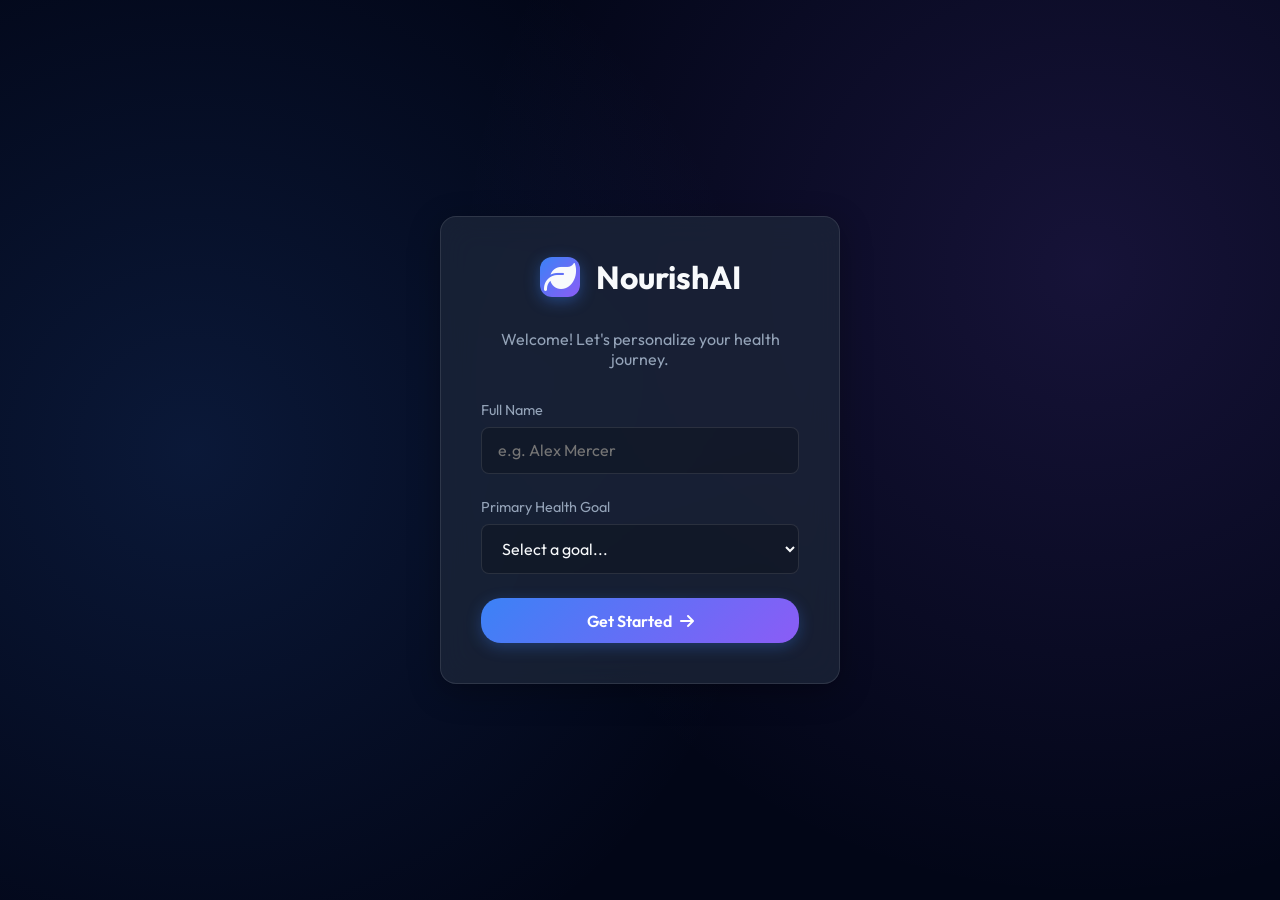
<file: login.html>
<!DOCTYPE html>
<html lang="en">
<head>
    <meta charset="UTF-8">
    <meta name="viewport" content="width=device-width, initial-scale=1.0">
    <title>Login - NourishAI</title>
    <link rel="stylesheet" href="styles.css">
    <link href="https://fonts.googleapis.com/css2?family=Outfit:wght@300;400;500;600;700&display=swap" rel="stylesheet">
    <link rel="stylesheet" href="https://cdnjs.cloudflare.com/ajax/libs/font-awesome/6.4.0/css/all.min.css">
    <style>
        body {
            display: flex;
            align-items: center;
            justify-content: center;
            height: 100vh;
        }
        .login-card {
            width: 100%;
            max-width: 400px;
            padding: 2.5rem;
            text-align: center;
        }
        .login-logo {
            font-size: 2rem;
            font-weight: 700;
            display: flex;
            align-items: center;
            justify-content: center;
            gap: 1rem;
            margin-bottom: 2rem;
        }
        .input-group {
            margin-bottom: 1.5rem;
            text-align: left;
        }
        .input-group label {
            display: block;
            margin-bottom: 0.5rem;
            color: var(--text-secondary);
            font-size: 0.9rem;
        }
        .input-group input, .input-group select {
            width: 100%;
            padding: 0.8rem 1rem;
            border-radius: var(--border-radius-sm);
            border: 1px solid var(--glass-border);
            background: rgba(0, 0, 0, 0.2);
            color: var(--text-primary);
            font-size: 1rem;
            outline: none;
            transition: var(--transition);
        }
        .input-group input:focus, .input-group select:focus {
            border-color: var(--primary-color);
            box-shadow: 0 0 0 2px rgba(59, 130, 246, 0.2);
        }
        .input-group select option {
            background: var(--bg-dark);
            color: var(--text-primary);
        }
        .login-btn {
            width: 100%;
            justify-content: center;
            margin-top: 1rem;
        }
    </style>
</head>
<body>

    <div class="glass login-card">
        <div class="login-logo">
            <div class="logo-icon"><i class="fa-solid fa-leaf"></i></div>
            <span>NourishAI</span>
        </div>
        <p style="color: var(--text-secondary); margin-bottom: 2rem;">Welcome! Let's personalize your health journey.</p>
        
        <form id="login-form">
            <div class="input-group">
                <label for="name">Full Name</label>
                <input type="text" id="name" placeholder="e.g. Alex Mercer" required>
            </div>
            
            <div class="input-group">
                <label for="goal">Primary Health Goal</label>
                <select id="goal" required>
                    <option value="" disabled selected>Select a goal...</option>
                    <option value="Health Enthusiast">Maintain Health</option>
                    <option value="Weight Loss">Weight Loss</option>
                    <option value="Muscle Gain">Muscle Gain</option>
                    <option value="Endurance">Endurance Training</option>
                </select>
            </div>

            <button type="submit" class="btn-primary login-btn">
                Get Started <i class="fa-solid fa-arrow-right"></i>
            </button>
        </form>
    </div>

    <script>
        document.getElementById('login-form').addEventListener('submit', (e) => {
            e.preventDefault();
            const name = document.getElementById('name').value.trim();
            const goal = document.getElementById('goal').value;

            if(name && goal) {
                // Save to localStorage
                localStorage.setItem('nourishUser', JSON.stringify({ name, goal }));
                // Redirect to main app
                window.location.href = 'index.html';
            }
        });
    </script>
</body>
</html>
</file>
<file: styles.css>
:root {
    --bg-dark: #0f172a;
    --bg-darker: #020617;
    --text-primary: #f8fafc;
    --text-secondary: #94a3b8;
    
    --primary-color: #3b82f6;
    --primary-hover: #2563eb;
    --accent-gradient: linear-gradient(135deg, #3b82f6 0%, #8b5cf6 100%);
    
    --success: #10b981;
    --warning: #f59e0b;
    --danger: #ef4444;
    
    --glass-bg: rgba(30, 41, 59, 0.7);
    --glass-border: rgba(255, 255, 255, 0.1);
    --glass-shadow: 0 8px 32px 0 rgba(0, 0, 0, 0.3);
    
    --border-radius: 16px;
    --border-radius-sm: 8px;
    --transition: all 0.3s cubic-bezier(0.4, 0, 0.2, 1);
}

* {
    margin: 0;
    padding: 0;
    box-sizing: border-box;
    font-family: 'Outfit', sans-serif;
}

body {
    background-color: var(--bg-darker);
    color: var(--text-primary);
    min-height: 100vh;
    background-image: 
        radial-gradient(circle at 15% 50%, rgba(59, 130, 246, 0.15) 0%, transparent 50%),
        radial-gradient(circle at 85% 30%, rgba(139, 92, 246, 0.15) 0%, transparent 50%);
    background-attachment: fixed;
}

.app-container {
    display: flex;
    min-height: 100vh;
}

/* Sidebar */
.sidebar {
    width: 280px;
    background: var(--glass-bg);
    backdrop-filter: blur(20px);
    -webkit-backdrop-filter: blur(20px);
    border-right: 1px solid var(--glass-border);
    padding: 2rem 1.5rem;
    display: flex;
    flex-direction: column;
    position: fixed;
    height: 100vh;
    z-index: 10;
}

.logo {
    display: flex;
    align-items: center;
    gap: 1rem;
    font-size: 1.5rem;
    font-weight: 700;
    margin-bottom: 3rem;
    color: #fff;
}

.logo-icon {
    width: 40px;
    height: 40px;
    background: var(--accent-gradient);
    border-radius: 12px;
    display: flex;
    align-items: center;
    justify-content: center;
    box-shadow: 0 4px 15px rgba(59, 130, 246, 0.4);
}

.nav-links {
    list-style: none;
    flex-grow: 1;
}

.nav-links li {
    margin-bottom: 0.5rem;
}

.nav-links a {
    display: flex;
    align-items: center;
    gap: 1rem;
    padding: 1rem;
    color: var(--text-secondary);
    text-decoration: none;
    border-radius: var(--border-radius-sm);
    transition: var(--transition);
    font-weight: 500;
}

.nav-links a:hover, .nav-links li.active a {
    background: rgba(255, 255, 255, 0.05);
    color: var(--text-primary);
}

.nav-links li.active a {
    position: relative;
}

.nav-links li.active a::before {
    content: '';
    position: absolute;
    left: 0;
    top: 50%;
    transform: translateY(-50%);
    height: 60%;
    width: 4px;
    background: var(--accent-gradient);
    border-radius: 0 4px 4px 0;
}

.nav-links i {
    font-size: 1.2rem;
    width: 24px;
    text-align: center;
}

/* User Profile */
.user-profile {
    display: flex;
    align-items: center;
    gap: 1rem;
    padding-top: 1.5rem;
    border-top: 1px solid var(--glass-border);
}

.avatar img {
    width: 45px;
    height: 45px;
    border-radius: 50%;
    border: 2px solid transparent;
    background: var(--accent-gradient);
    padding: 2px;
}

.user-info {
    display: flex;
    flex-direction: column;
}

.user-name {
    font-weight: 600;
    font-size: 1rem;
}

.user-status {
    font-size: 0.8rem;
    color: var(--text-secondary);
}

/* Main Content */
.main-content {
    flex: 1;
    margin-left: 280px;
    padding: 2rem 3rem;
}

.top-header {
    display: flex;
    justify-content: space-between;
    align-items: center;
    margin-bottom: 3rem;
}

.greeting h1 {
    font-size: 2.5rem;
    font-weight: 700;
    margin-bottom: 0.5rem;
    background: var(--accent-gradient);
    -webkit-background-clip: text;
    -webkit-text-fill-color: transparent;
}

.greeting p {
    color: var(--text-secondary);
    font-size: 1.1rem;
}

.header-actions {
    display: flex;
    gap: 1.5rem;
    align-items: center;
}

.search-bar {
    position: relative;
    width: 300px;
}

.search-bar i {
    position: absolute;
    left: 1rem;
    top: 50%;
    transform: translateY(-50%);
    color: var(--text-secondary);
}

.search-bar input {
    width: 100%;
    padding: 0.8rem 1rem 0.8rem 2.5rem;
    border-radius: 20px;
    border: 1px solid var(--glass-border);
    background: var(--glass-bg);
    color: var(--text-primary);
    font-size: 0.95rem;
    outline: none;
    transition: var(--transition);
}

.search-bar input:focus {
    border-color: var(--primary-color);
    box-shadow: 0 0 0 2px rgba(59, 130, 246, 0.2);
}

/* Buttons */
.btn-primary {
    background: var(--accent-gradient);
    color: #fff;
    border: none;
    padding: 0.8rem 1.5rem;
    border-radius: 20px;
    font-size: 1rem;
    font-weight: 600;
    cursor: pointer;
    display: flex;
    align-items: center;
    gap: 0.5rem;
    transition: var(--transition);
    box-shadow: 0 4px 15px rgba(59, 130, 246, 0.3);
}

.btn-primary:hover {
    transform: translateY(-2px);
    box-shadow: 0 6px 20px rgba(59, 130, 246, 0.4);
}

.btn-outline {
    background: transparent;
    color: var(--text-primary);
    border: 1px solid var(--glass-border);
    padding: 0.8rem 1.5rem;
    border-radius: 20px;
    font-size: 1rem;
    font-weight: 600;
    cursor: pointer;
    transition: var(--transition);
}

.btn-outline:hover {
    background: rgba(255, 255, 255, 0.1);
}

/* Dashboard Grid */
.dashboard-grid {
    display: grid;
    grid-template-columns: repeat(3, 1fr);
    gap: 2rem;
}

.col-span-2 {
    grid-column: span 2;
}

/* Cards (Glassmorphism) */
.glass {
    background: var(--glass-bg);
    backdrop-filter: blur(16px);
    -webkit-backdrop-filter: blur(16px);
    border: 1px solid var(--glass-border);
    border-radius: var(--border-radius);
    padding: 2rem;
    box-shadow: var(--glass-shadow);
    transition: var(--transition);
}

.glass:hover {
    border-color: rgba(255, 255, 255, 0.2);
    transform: translateY(-5px);
}

.card-header {
    display: flex;
    justify-content: space-between;
    align-items: center;
    margin-bottom: 1.5rem;
}

.card h2 {
    font-size: 1.2rem;
    font-weight: 600;
    display: flex;
    align-items: center;
    gap: 0.5rem;
}

.gradient-text {
    background: var(--accent-gradient);
    -webkit-background-clip: text;
    -webkit-text-fill-color: transparent;
}

/* Smart Suggestion */
.badge {
    background: rgba(59, 130, 246, 0.2);
    color: #60a5fa;
    padding: 0.3rem 0.8rem;
    border-radius: 20px;
    font-size: 0.85rem;
    font-weight: 600;
}

.suggestion-content {
    display: flex;
    flex-direction: column;
    gap: 1.5rem;
}

.suggestion-info h3 {
    font-size: 1.8rem;
    margin-bottom: 0.8rem;
}

.suggestion-info p {
    color: var(--text-secondary);
    line-height: 1.6;
    margin-bottom: 1.5rem;
}

.macros {
    display: flex;
    gap: 1rem;
}

.macro-badge {
    padding: 0.5rem 1rem;
    border-radius: 12px;
    font-size: 0.9rem;
    font-weight: 600;
    background: rgba(255,255,255,0.05);
    border: 1px solid var(--glass-border);
}

.macro-badge.protein { border-color: rgba(59, 130, 246, 0.5); color: #60a5fa; }
.macro-badge.carbs { border-color: rgba(245, 158, 11, 0.5); color: #fbbf24; }
.macro-badge.fat { border-color: rgba(239, 68, 68, 0.5); color: #f87171; }

.suggestion-action {
    display: flex;
    gap: 1rem;
    margin-top: 0.5rem;
}

/* Health Score */
.health-score {
    display: flex;
    flex-direction: column;
    align-items: center;
    text-align: center;
}

.score-container {
    position: relative;
    margin: 2rem 0;
}

.circular-progress {
    width: 150px;
    height: 150px;
    border-radius: 50%;
    background: conic-gradient(var(--primary-color) 306deg, rgba(255,255,255,0.1) 0deg);
    display: flex;
    align-items: center;
    justify-content: center;
    box-shadow: 0 0 20px rgba(59, 130, 246, 0.2);
}

.inner-circle {
    width: 130px;
    height: 130px;
    border-radius: 50%;
    background: var(--bg-dark);
    display: flex;
    align-items: center;
    justify-content: center;
}

.score-value {
    font-size: 3rem;
    font-weight: 700;
    background: var(--accent-gradient);
    -webkit-background-clip: text;
    -webkit-text-fill-color: transparent;
}

.score-status {
    margin-top: 1rem;
    font-weight: 600;
    font-size: 1.1rem;
}

.text-success { color: var(--success); }

.score-insight {
    color: var(--text-secondary);
    font-size: 0.9rem;
    line-height: 1.5;
}

/* Macros Tracker */
.macros-grid {
    display: grid;
    grid-template-columns: repeat(4, 1fr);
    gap: 1.5rem;
    margin-top: 1rem;
}

.macro-card {
    background: rgba(255, 255, 255, 0.03);
    padding: 1.5rem;
    border-radius: var(--border-radius-sm);
    border: 1px solid var(--glass-border);
}

.macro-header {
    display: flex;
    align-items: center;
    gap: 0.5rem;
    color: var(--text-secondary);
    margin-bottom: 1rem;
    font-weight: 500;
}

.macro-amount h3 {
    font-size: 1.8rem;
    display: inline;
}

.macro-amount span {
    color: var(--text-secondary);
    font-size: 0.9rem;
}

.progress-bar {
    width: 100%;
    height: 6px;
    background: rgba(255, 255, 255, 0.1);
    border-radius: 3px;
    margin-top: 1rem;
    overflow: hidden;
}

.progress {
    height: 100%;
    border-radius: 3px;
    transition: width 1s ease-in-out;
}

.fill-calories { background: var(--accent-gradient); }
.fill-protein { background: #3b82f6; }
.fill-carbs { background: #f59e0b; }
.fill-fat { background: #ef4444; }

.macro-card.calories .macro-header i { color: #8b5cf6; }
.macro-card.protein .macro-header i { color: #3b82f6; }
.macro-card.carbs .macro-header i { color: #f59e0b; }
.macro-card.fat .macro-header i { color: #ef4444; }

/* Recent Meals */
.view-all {
    color: var(--primary-color);
    text-decoration: none;
    font-size: 0.9rem;
    font-weight: 500;
}

.meal-list {
    display: flex;
    flex-direction: column;
    gap: 1rem;
}

.meal-item {
    display: flex;
    align-items: center;
    gap: 1rem;
    padding: 1rem;
    background: rgba(255, 255, 255, 0.03);
    border-radius: var(--border-radius-sm);
    border: 1px solid transparent;
    transition: var(--transition);
}

.meal-item:hover {
    background: rgba(255, 255, 255, 0.06);
    border-color: var(--glass-border);
}

.meal-icon {
    width: 48px;
    height: 48px;
    border-radius: 12px;
    display: flex;
    align-items: center;
    justify-content: center;
    font-size: 1.2rem;
    background: rgba(255, 255, 255, 0.05);
}

.meal-details {
    flex-grow: 1;
}

.meal-details h4 {
    font-size: 1rem;
    margin-bottom: 0.2rem;
}

.meal-details p {
    font-size: 0.85rem;
    color: var(--text-secondary);
}

.meal-calories {
    font-weight: 600;
    color: var(--primary-color);
}

/* Modal */
.modal-overlay {
    position: fixed;
    top: 0;
    left: 0;
    width: 100%;
    height: 100%;
    background: rgba(0, 0, 0, 0.6);
    backdrop-filter: blur(5px);
    display: flex;
    align-items: center;
    justify-content: center;
    z-index: 100;
    opacity: 0;
    pointer-events: none;
    transition: var(--transition);
}

.modal-overlay.active {
    opacity: 1;
    pointer-events: auto;
}

.modal {
    width: 90%;
    max-width: 500px;
    transform: translateY(20px);
    transition: var(--transition);
}

.modal-overlay.active .modal {
    transform: translateY(0);
}

.modal-header {
    display: flex;
    justify-content: space-between;
    align-items: center;
    margin-bottom: 1.5rem;
}

.close-btn {
    background: transparent;
    border: none;
    color: var(--text-secondary);
    font-size: 1.5rem;
    cursor: pointer;
    transition: var(--transition);
}

.close-btn:hover {
    color: var(--danger);
}

.ai-input-container {
    position: relative;
    margin-bottom: 1.5rem;
}

.ai-input-container textarea {
    width: 100%;
    height: 120px;
    background: rgba(0, 0, 0, 0.2);
    border: 1px solid var(--glass-border);
    border-radius: var(--border-radius-sm);
    padding: 1rem;
    color: var(--text-primary);
    font-size: 1rem;
    resize: none;
    outline: none;
    transition: var(--transition);
}

.ai-input-container textarea:focus {
    border-color: var(--primary-color);
    box-shadow: 0 0 0 2px rgba(59, 130, 246, 0.2);
}

.ai-analyze-btn {
    position: absolute;
    bottom: 1rem;
    right: 1rem;
    background: var(--accent-gradient);
    border: none;
    color: white;
    padding: 0.5rem 1rem;
    border-radius: 20px;
    font-size: 0.9rem;
    font-weight: 600;
    cursor: pointer;
    display: flex;
    align-items: center;
    gap: 0.5rem;
    transition: var(--transition);
}

.ai-analyze-btn:hover {
    transform: scale(1.05);
}

.image-upload-area {
    border: 2px dashed var(--glass-border);
    border-radius: var(--border-radius-sm);
    padding: 2rem;
    text-align: center;
    color: var(--text-secondary);
    cursor: pointer;
    transition: var(--transition);
}

.image-upload-area i {
    font-size: 2rem;
    margin-bottom: 1rem;
    color: var(--primary-color);
}

.image-upload-area:hover {
    border-color: var(--primary-color);
    background: rgba(59, 130, 246, 0.05);
}

/* Responsive */
@media (max-width: 1024px) {
    .dashboard-grid {
        grid-template-columns: 1fr;
    }
    
    .col-span-2 {
        grid-column: span 1;
    }
    
    .macros-grid {
        grid-template-columns: repeat(2, 1fr);
    }
}

@media (max-width: 768px) {
    .sidebar {
        transform: translateX(-100%);
    }
    
    .main-content {
        margin-left: 0;
        padding: 1rem;
    }
}
</file>
